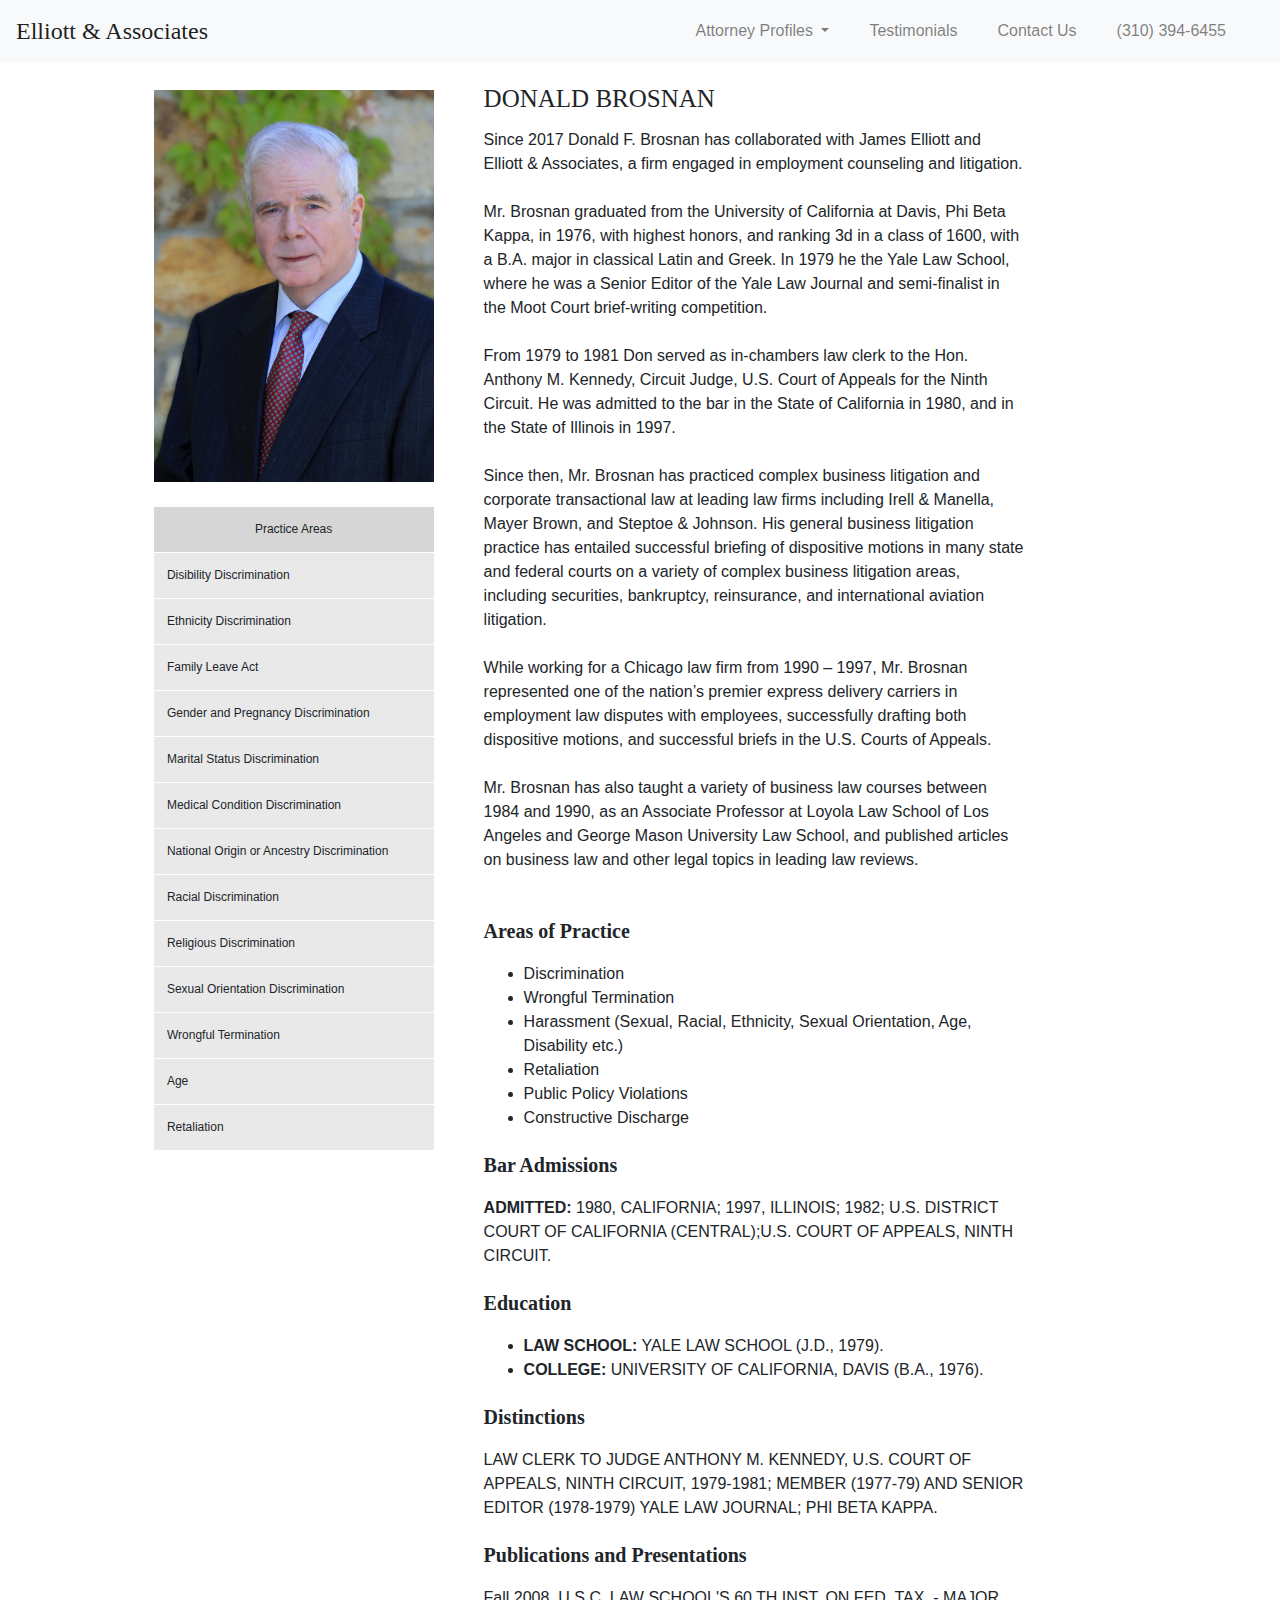
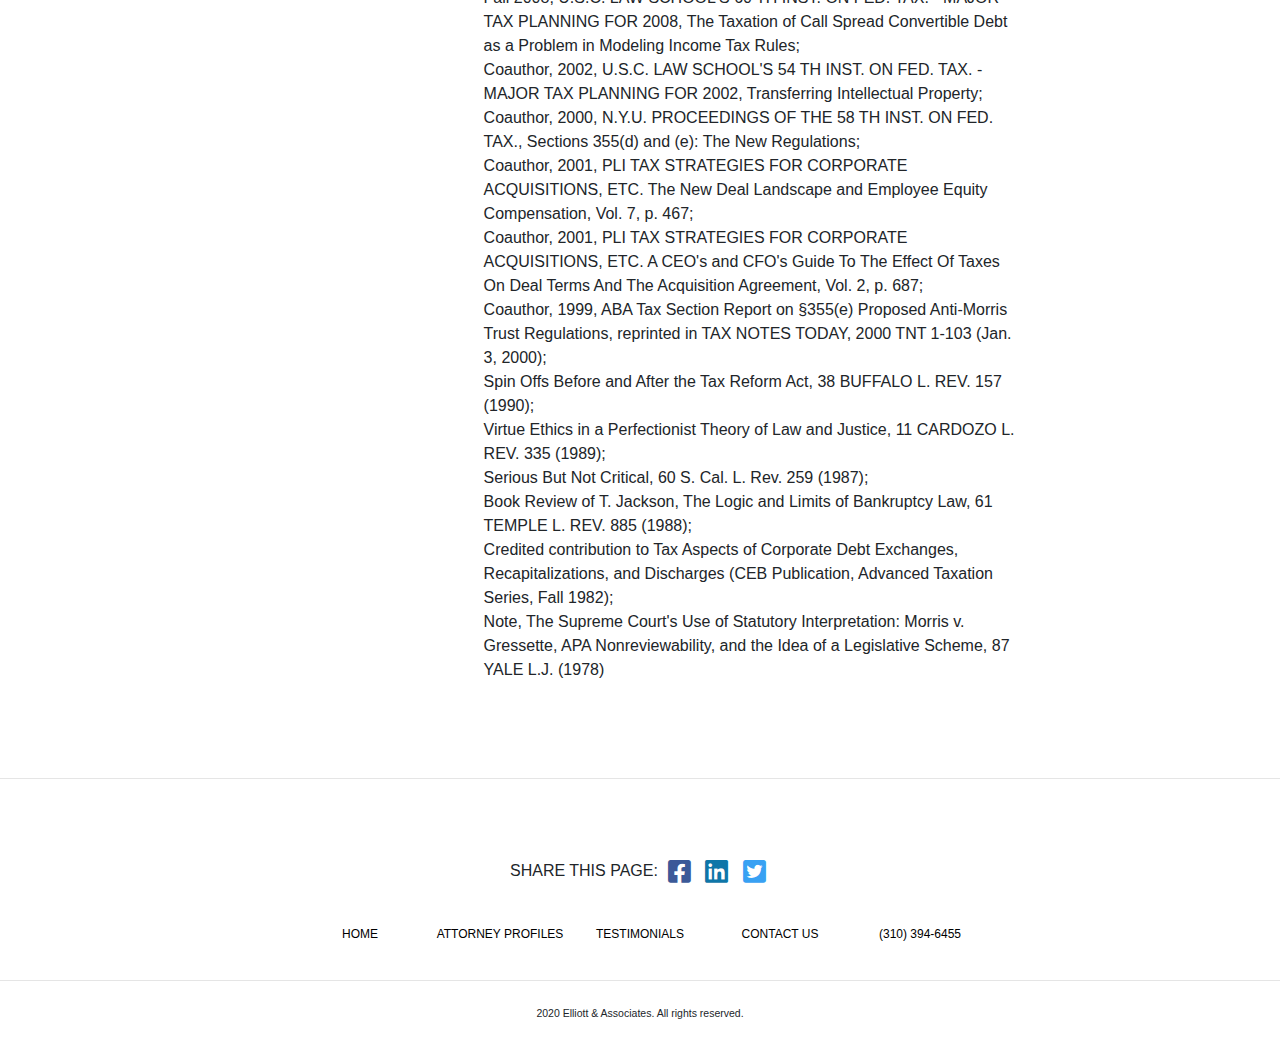
<file: donbrosnan.html>
<html lang="en">
  <head>
    <meta charset="UTF-8" />
    <meta name="viewport" content="width=device-width, initial-scale=1.0" />
    <meta http-equiv="X-UA-Compatible" content="ie=edge" />
    <link
      rel="stylesheet"
      href="https://maxcdn.bootstrapcdn.com/bootstrap/4.0.0/css/bootstrap.min.css"
      integrity="sha384-Gn5384xqQ1aoWXA+058RXPxPg6fy4IWvTNh0E263XmFcJlSAwiGgFAW/dAiS6JXm"
      crossorigin="anonymous"
    />

    <link rel="stylesheet" type="text/css" href="index.css" />
    <link rel="stylesheet" type="text/css" href="attorneyprofiles.css" />

    <link
      rel="stylesheet"
      href="https://cdnjs.cloudflare.com/ajax/libs/font-awesome/5.11.2/css/all.min.css"
    />
    <link rel="apple-touch-icon" sizes="180x180" href="/apple-touch-icon.png">
    <link rel="icon" type="image/png" sizes="32x32" href="/favicon-32x32.png">
    <link rel="icon" type="image/png" sizes="16x16" href="/favicon-16x16.png">
    <link rel="manifest" href="/site.webmanifest">
    <title>
      Southern California Employment Discrimination Attorneys | Elliott & Associates
    </title>
  </head>
  <body>
    <nav class="navbar navbar-expand-lg navbar-light bg-light">
      <!-- <a class="navbar-brand" href="#">
        <img src="Images/main.png" width="280" height=68" class="d-inline-block
        align-top" alt="">
      </a> -->
      <a class="navbar-brand" href="/.">
        Elliott & Associates 
        <!-- Employment Attourney -->
      </a>
      <button
        class="navbar-toggler"
        type="button"
        data-toggle="collapse"
        data-target="#navbarNavAltMarkup"
        aria-controls="navbarNavAltMarkup"
        aria-expanded="false"
        aria-label="Toggle navigation"
      >
        <span class="navbar-toggler-icon"></span>
      </button>
      <div class="collapse navbar-collapse" id="navbarNavAltMarkup">
        <ul class="navbar-nav ml-auto">
          <li class="nav-item dropdown">
            <a class="nav-link dropdown-toggle ml-4" href="#" id="navbarDropdownMenuLink" role="button" data-toggle="dropdown" aria-haspopup="true" aria-expanded="false">
              Attorney Profiles
            </a>
            <div class="dropdown-menu" aria-labelledby="navbarDropdownMenuLink">
              <a class="dropdown-item" href="./jameselliott.html">James F. Elliott</a>
              <a class="dropdown-item" href="./donbrosnan.html">Donald Brosnan</a>
            </div>
          </li>
          <a class="nav-item nav-link ml-4" href="./testimonials.html"
            >Testimonials</a
          >
          <a class="nav-item nav-link ml-4" href="./contact.html">Contact Us</a>
          <a class="nav-item nav-link ml-4 nav-link-phone" href="./contact.html"
            >(310) 394-6455</a
          >
        </ul>
      </div>
    </nav>

    <div class="main-container">
      <div class="left-container">
        <div>
          <img src="Images/Don_Brosnan.jpg" class="profile-image"></img> 
        </div>
        <div class="left-menu">
          <div class="left-menu-title"><br>Practice Areas</div>
          <div class="practice-area"><br>&nbsp;&nbsp;&nbsp;&nbsp;Disibility Discrimination</div>
          <div class="practice-area"><br>&nbsp;&nbsp;&nbsp;&nbsp;Ethnicity Discrimination</div>
          <div class="practice-area"><br>&nbsp;&nbsp;&nbsp;&nbsp;Family Leave Act</div>
          <div class="practice-area"><br>&nbsp;&nbsp;&nbsp;&nbsp;Gender and Pregnancy Discrimination</div>
          <div class="practice-area"><br>&nbsp;&nbsp;&nbsp;&nbsp;Marital Status Discrimination</div>
          <div class="practice-area"><br>&nbsp;&nbsp;&nbsp;&nbsp;Medical Condition Discrimination</div>
          <div class="practice-area"><br>&nbsp;&nbsp;&nbsp;&nbsp;National Origin or Ancestry Discrimination</div>
          <div class="practice-area"><br>&nbsp;&nbsp;&nbsp;&nbsp;Racial Discrimination</div>
          <div class="practice-area"><br>&nbsp;&nbsp;&nbsp;&nbsp;Religious Discrimination</div>
          <div class="practice-area"><br>&nbsp;&nbsp;&nbsp;&nbsp;Sexual Orientation Discrimination</div>
          <div class="practice-area"><br>&nbsp;&nbsp;&nbsp;&nbsp;Wrongful Termination</div>
          <div class="practice-area"><br>&nbsp;&nbsp;&nbsp;&nbsp;Age</div>
          <div class="practice-area"><br>&nbsp;&nbsp;&nbsp;&nbsp;Retaliation</div>
        </div>
      </div>

      <div class="right-container">
        <div class="image-container">
          <img src="Images/Don_Brosnan.jpg" class="profile-image profile-image-mobile"/>
        </div>
        <div class="profiles-title">DONALD BROSNAN</div>
        <div style="height: 10px;"></div>
          Since 2017 Donald F. Brosnan has collaborated with James Elliott and Elliott & Associates, a firm engaged in employment counseling and litigation. 
            <br><br>
            Mr. Brosnan graduated from the University of California at Davis, Phi Beta Kappa, in
            1976, with highest honors, and ranking 3d in a class of 1600, with a B.A. major in classical Latin
            and Greek. In 1979 he the Yale Law School, where he was a Senior Editor of the Yale Law
            Journal and semi-finalist in the Moot Court brief-writing competition.
            <br><br>

            From 1979 to 1981 Don served as in-chambers law clerk to the Hon. Anthony M.
            Kennedy, Circuit Judge, U.S. Court of Appeals for the Ninth Circuit. He was admitted to the bar
            in the State of California in 1980, and in the State of Illinois in 1997.  
            <br><br>
            Since then, Mr. Brosnan has practiced complex business litigation and corporate
            transactional law at leading law firms including Irell &amp; Manella, Mayer Brown, and Steptoe &amp;
            Johnson. His general business litigation practice has entailed successful briefing of dispositive
            motions in many state and federal courts on a variety of complex business litigation areas,
            including securities, bankruptcy, reinsurance, and international aviation litigation.
            <br><br>
            While working for a Chicago law firm from 1990 – 1997, Mr. Brosnan represented one
            of the nation’s premier express delivery carriers in employment law disputes with employees,
            successfully drafting both dispositive motions, and successful briefs in the U.S. Courts of
            Appeals.
            <br><br>
            Mr. Brosnan has also taught a variety of business law courses between 1984 and 1990, as
            an Associate Professor at Loyola Law School of Los Angeles and George Mason University Law
            School, and published articles on business law and other legal topics in leading law reviews.
            <br><br>

            <p class="inline-title">Areas of Practice</p>
            <ul style="margin-left: 40px;">
              <li>Discrimination</li>
              <li>Wrongful Termination</li>
              <li>Harassment (Sexual, Racial, Ethnicity, Sexual Orientation, Age, Disability etc.)</li>
              <li>Retaliation</li>
              <li>Public Policy Violations</li>
              <li>Constructive Discharge</li>
            </ul>

            <p class="inline-title">Bar Admissions</p>
            <b>ADMITTED:</b> 1980, CALIFORNIA; 1997, ILLINOIS; 1982; U.S. DISTRICT COURT OF CALIFORNIA (CENTRAL);U.S. COURT OF APPEALS, NINTH CIRCUIT.              

            <p class="inline-title">Education</p>
            <ul style="margin-left: 40px;">
              <li><b>LAW SCHOOL:</b> YALE LAW SCHOOL (J.D., 1979).</li>
              <li><b>COLLEGE:</b> UNIVERSITY OF CALIFORNIA, DAVIS (B.A., 1976).</li>
            </ul>
            
            <p class="inline-title">Distinctions</p>
            LAW CLERK TO JUDGE ANTHONY M. KENNEDY, U.S. COURT OF APPEALS, NINTH CIRCUIT, 1979-1981; MEMBER (1977-79) AND SENIOR EDITOR (1978-1979) YALE LAW JOURNAL; PHI BETA KAPPA.

            <p class="inline-title">Publications and Presentations</p>
            Fall 2008, U.S.C. LAW SCHOOL'S 60 TH INST. ON FED. TAX. - MAJOR TAX PLANNING FOR 2008,
            The Taxation of Call Spread Convertible Debt as a Problem in Modeling Income Tax
            Rules;
            <br>
            Coauthor, 2002, U.S.C. LAW SCHOOL'S 54 TH INST. ON FED. TAX. - MAJOR TAX PLANNING FOR
            2002, Transferring Intellectual Property;
            <br>
            Coauthor, 2000, N.Y.U. PROCEEDINGS OF THE 58 TH INST. ON FED. TAX., Sections 355(d) and
            (e): The New Regulations;
            <br>
            Coauthor, 2001, PLI TAX STRATEGIES FOR CORPORATE ACQUISITIONS, ETC. The New Deal
            Landscape and Employee Equity Compensation, Vol. 7, p. 467;
            <br>
            Coauthor, 2001, PLI TAX STRATEGIES FOR CORPORATE ACQUISITIONS, ETC. A CEO's and
            CFO's Guide To The Effect Of Taxes On Deal Terms And The Acquisition
            Agreement, Vol. 2, p. 687;
            <br>
            Coauthor, 1999, ABA Tax Section Report on §355(e) Proposed Anti-Morris Trust
            Regulations, reprinted in TAX NOTES TODAY, 2000 TNT 1-103 (Jan. 3, 2000);
            <br>
            Spin Offs Before and After the Tax Reform Act, 38 BUFFALO L. REV. 157 (1990);
            <br>
            Virtue Ethics in a Perfectionist Theory of Law and Justice, 11 CARDOZO L. REV. 335
            (1989);
            <br>
            Serious But Not Critical, 60 S. Cal. L. Rev. 259 (1987);
            <br>
            Book Review of T. Jackson, The Logic and Limits of Bankruptcy Law, 61 TEMPLE L.
            REV. 885 (1988);
            <br>
            Credited contribution to Tax Aspects of Corporate Debt Exchanges,
            Recapitalizations, and Discharges (CEB Publication, Advanced Taxation Series, Fall
            1982);
            <br>
            Note, The Supreme Court's Use of Statutory Interpretation: Morris v. Gressette,
            APA Nonreviewability, and the Idea of a Legislative Scheme, 87 YALE L.J. (1978)
            <!-- <p class="inline-title">Legal experience</p>

            From 1979 to 1981 Don Brosnan served as in-chambers law clerk to the Hon. Anthony M. Kennedy, Circuit Judge, U.S. Court of Appeals for the Ninth Circuit.             


            <br/><br/>
            Among the important decisions in which Don Brosnan had significant input were two complex Ninth Circuit decisions authored by (then-) Judge Kennedy that were affirmed by the Supreme Court of the United States:  Chadha v. INS, 634 F.2d 408 (9th Cir. 1980), aff’d, 454 U.S. 812 (1981) (Kennedy, J.) (first court decision in U.S. history to invalidate act of congress based on separation of powers); see The Supreme Court Decision in INS v. Chadha and Its Implications for Congressional Oversight and Agency Rulemaking: Hearings Before the Subcomm. on Administrative Law and Government Relations of the House Comm. on the Judiciary, 98th Cong., 1st Sess. 125 (1983), and  California Medical Ass’n v. Federal Election Commission, 641 F.2d 619 (9th Cir. 1980) (Kennedy, J.) (en banc), aff’d, 453 U.S. 182 (1981).
            <br/><br/>
            Don Brosnan was admitted to the bar in the State of California in 1980, and in the State of Illinois in 1997.
            <br/><br/>
            Don Brosnan have practiced complex business litigation and corporate transactional law at leading law firms including Irell & Manella, Mayer Brown, and Steptoe & Johnson.  My general business litigation practice has entailed successful briefing of dispositive motions in many state and federal courts on a variety of complex business litigation areas, including securities, bankruptcy, reinsurance, and international aviation litigation.
            <br/><br/>
            While working for a Chicago law firm from 1990 - 1997, Don Brosnan represented one of the nation’s premier express delivery carriers in employment law disputes with employees, successfully drafting both dispositive motions, and successful briefs in the U.S. Courts of Appeals.
            <br/><br/>
            Don Brosnan have also taught a variety of business law courses between 1984 and 1990, as an Associate Professor at Loyola Law School of Los Angeles and George Mason University Law School, and published articles on business law and other legal topics in leading law review
            <br><br> -->
            <br><br>
            <br><br>
        </div>    
    </div>
    <br />
    <hr />
    <div class="share-container">
      <div class="share-title">SHARE THIS PAGE:</div>
      <div>
        <a
          href="https://www.facebook.com/sharer/sharer.php?u=http://jelliottlaw.com"
          target="_blank"
        >
          <i class="fab fa-facebook-square"></i>
        </a>
        <a
          href="http://www.linkedin.com/shareArticle?mini=true&url=http://jelliottlaw.com" target="_blank">
          <i class="fab fa-linkedin"></i>
        </a>

        <a
          href="http://www.twitter.com/share?url=http://jelliottlaw.com" target="_blank"
        >
          <i class="fab fa-twitter-square"></i>
        </a>
      </div>
    </div>

    <div class="footer">
      <div class="footer-link"><a href="./">HOME</a></div>
      <div class="footer-link"><a href="./attorneyprofiles.html">ATTORNEY PROFILES<a></div>
      <div class="footer-link" ><a href="./testimonials.html">TESTIMONIALS</a></div>
      <div class="footer-link" ><a href="./contact.html">CONTACT US</a></div>
      <div class="footer-link footer-link-phone"><a href="./contact.html">(310) 394-6455</a></div>
    </div>
    <hr/>
    <div class="footer-2">
          2020 Elliott & Associates. All rights reserved.
    </div>
  </body>
  <script
    src="https://code.jquery.com/jquery-3.2.1.slim.min.js"
    integrity="sha384-KJ3o2DKtIkvYIK3UENzmM7KCkRr/rE9/Qpg6aAZGJwFDMVNA/GpGFF93hXpG5KkN"
    crossorigin="anonymous"
  ></script>
  <script
    src="https://cdnjs.cloudflare.com/ajax/libs/popper.js/1.12.9/umd/popper.min.js"
    integrity="sha384-ApNbgh9B+Y1QKtv3Rn7W3mgPxhU9K/ScQsAP7hUibX39j7fakFPskvXusvfa0b4Q"
    crossorigin="anonymous"
  ></script>
  <script
    src="https://maxcdn.bootstrapcdn.com/bootstrap/4.0.0/js/bootstrap.min.js"
    integrity="sha384-JZR6Spejh4U02d8jOt6vLEHfe/JQGiRRSQQxSfFWpi1MquVdAyjUar5+76PVCmYl"
    crossorigin="anonymous"
  ></script>
</html>
</file>
<file: index.css>
* {
  margin: 0;
  padding: 0;
}

body {
}

.navbar {
  background: #d0d0d0;
  color: white !important;
  position: fixed;
  z-index: 1000;
  width: 100%;

  -webkit-transition: all 0.6s ease-out;
  -moz-transition: all 0.6s ease-out;
  -o-transition: all 0.6s ease-out;
  -ms-transition: all 0.6s ease-out;
  transition: all 0.6s ease-out;
}

.nav-transparent {
  background: transparent;
  color: white !important;
}

.navbar.scrolled {
  background: rgb(0, 0, 0, 0); /* IE */
  background: rgba(0, 0, 0, 0); /* NON-IE */
}

.navbar-brand {
  font-family: "Copperplate", "Times New Roman", serif;
  /* font-weight: bold; */
  font-size: 24px;
  color: black;
}

.navbar-toggler {
  border: none;
}

.nav-link-phone {
  padding-right: 38px !important;
}

.nav-item {
  color: black;
}

.nav-item:hover {
  color: rgba(0, 0, 0, 0.75) !important;
}

.landing-profile-row-mobile{
  display: none;
}

.landing-profile-image-mobile{
  display: none;
}

.intro-section,
.testimonials-section {
  text-align: center;
  width: 90%;
  margin-left: 5%;
}

.about-title {
  /* font-family: palatino; */
  margin-top: 8vh;
  font-size: 22px;
}

.share-container {
  display: flex;
  width: 260px;
  margin: auto;
  padding-top: 80px;
}

i {
  font-size: 26px;
  margin-left: 10px;
  padding-bottom: 10px;
  position: relative;
  bottom: 1px;
}

.fa-facebook-square {
  color: #3b5998;
}

.fa-linkedin {
  color: #0e76a8;
}

.fa-twitter-square {
  color: #38a1f3;
}

.googleMap {
  /* margin-left: 28%;
  width: 40vw; */
  width: 100vw;
  height: 400px;
  border: 0;
  margin-top: 32px;
}

.located-container {
  background-color: rgb(230, 230, 230);
  margin-top: 50px;
  height: 120px;
  width: 100%;
  position: relative;
  display: flex;
}

.located-text {
  margin-left: 10%;
  width: 44vw;
  margin-top: 34px;
}

.logo-image-2 {
  margin-left: 7vw;
  height: 40px;
  margin-top: 40px;
}

.footer {
  padding-top: 20px;
  padding-bottom: 20px;
  display: flex;
  justify-content: center;
  flex-wrap: wrap;
}

.footer-link {
  font-size: 12px;
  cursor: pointer;
  width: 140px;
  text-align: center;
  height: 45px;
  padding-top: 10px;
}

.footer-link-phone {
  cursor: auto;
}

.footer-2 {
  font-size: 10.5px;
  padding-top: 25px;
  height: 68px;
  text-align: center;
}

hr {
  margin: 0 0 0 0;
}

.testimonial {
  margin-top: 28px;
  background-color: rgb(240, 240, 240);
  border-radius: 8px;
  padding: 15px;
  font-size: 16px;
}

blockquote {
  font-family: Georgia, serif;
  position: relative;
  margin: 0.5em;
  padding: 0.5em 2em 0.5em 3em;
}
blockquote:before {
  font-family: Georgia, serif;
  position: absolute;
  font-size: 5em;
  line-height: 1;
  top: 0;
  left: 0;
  content: "\201C";
  color: gray;
}
blockquote:after {
  font-family: Georgia, serif;
  position: absolute;
  float: right;
  font-size: 5em;
  line-height: 1;
  right: 0;
  bottom: -0.5em;
  content: "\201D";
  color: gray;
}
blockquote footer {
  padding: 0 2em 0 0;
  text-align: right;
}
blockquote cite:before {
  content: "\2013";
}

.more-testimonials {
  font-style: italic;
  color: black;
  /* font-family: palatino; */
  margin-top: 8vh;
  font-size: 22px;
  text-decoration: none;
}

.more-testimonials:hover {
  color: black;
}

.map-section {
  text-align: center;
}

.contact {
  font-size: 18px;
}

.profile-image {
  width: 280px;
  margin-left: 0px;
  border: none;
  margin-top: 10px;
}













.landing-profile-row {
  margin-top: 50px;
  width: 100%; 
  display: flex;
  justify-content: space-between;
  text-align: left;
}

.landing-image-wrapper{
  /* text-align: center; */
  flex: 5;
  margin-left: 6vw;
}

.landing-about{
  /* max-width: 45%; */
  flex: 6;
}

.landing-image-section{
  max-width: 60%;
}

.landing-profile-image {
  max-width: 60%;
  width: auto;
  height: auto;
}

.main-quote {
  /* font-size: min(1.2vw, 24px); */
  font-size: clamp(20px, 1.8vw, 32px);
  /* font-weight: 600; */
  margin-top: 20px;
  text-align: center;
  padding-right: 6.5vw;
}

.landing-about-button{
  font-size: clamp(20px, 1.8vw, 32px);
  letter-spacing: 2px;
  margin-top: 32px;
}

.landing-about-button a{
  font-style: italic;
  color: black;
  margin-top: 8vh;
  font-size: 22px;
}




.contact-me-wrapper{
  width: 80%;
}



.expert-relentless{
  margin-top: 68px;
}



.landing-about-button-mobile{
  display: none;
}

.footer-link a{
  color: black;
  text-decoration: none;
}







/* media queries */

@media screen and (max-width: 792px) {
  .located-text {
    width: 80vw;
  }

  .logo-image-2 {
    display: none;
  }
}

@media only screen and (min-width: 601px) {
  .title-container {
    min-height: 76vh;
    width: 100%;
    /* background:  linear-gradient( rgba(0, 0, 0, 0.4), rgba(0, 0, 0, 0.4) ),  url("los-angeles.jpg") no-repeat center center fixed; */
    background: url("Images/griffith-1.jpg") no-repeat top center fixed;

    object-fit: cover;
    -webkit-background-size: cover;
    -moz-background-size: cover;
    -o-background-size: cover;
    background-size: cover;
  }
}

@media only screen and (max-width: 800px) {
  .left-container {
    display: none;
  }

  .navbar-brand{
    font-size: 18px;
  }

  .title-container {
    background: url("Images/griffith-1.jpg");
    object-fit: cover;
    -webkit-background-size: cover;
    -moz-background-size: cover;
    -o-background-size: cover;
    background-size: cover;

    position: relative;
    top: 50px;
    background-repeat: no-repeat;
    background-size: contain;
    background-position: top;
    overflow: hidden;
    height: 65vw;
    width: 100%;
  }


  .landing-profile-row{
    display: none;
  }

  .landing-profile-image-mobile{
    display: flex;
    justify-content: center;
    margin-top: 40px;
  }

  .landing-profile-row-mobile{
    display: flex;
  }

  .landing-about-button-mobile{
    display: block;
    font-size: 24px;
    letter-spacing: 2px;
    margin-top: 32px;
  }

  .expert-relentless{
    margin-top: 0;
  }
}
</file>
<file: attorneyprofiles.css>
.main-container {
  display: flex;
  width: 68%;
  margin-left: 12%;
  padding-top: 80px;
}

.profiles-title {
  width: 100%;
  font-size: 25px;
  text-align: left;
  font-family: "Times New Roman";
}

.left-container {
  padding-right: 32px;
}

.left-menu {
  margin-top: 25px;
  width: 298px;
}

.left-menu-title {
  text-align: center;
  height: 45px;
  width: 280px;
  font-size: 12px;
  line-height: 15px;
  background: rgb(214, 214, 214);
  margin-top: 1px;
  transition: all 0.2s;
}

.practice-area {
  height: 45px;
  width: 280px;
  font-size: 12px;
  line-height: 15px;
  background: rgb(233, 233, 233);
  margin-top: 1px;
  transition: all 0.2s;
}

.practice-area:hover {
  width: 285px;
  height: 50px;
  background: rgb(243, 243, 243);
}

.inline-title {
  margin-top: 20px;
  font-size: 20px;
  font-family: "Times New Roman", Times, serif;
  font-weight: bold;
}

.profile-image-mobile {
  display: none;
}

.don-image-wrapper{
  position: relative;
  height: 0px;
  width: 0px;
  right: 332px;
}

.don-profile-image{
  position: absolute;
}

@media only screen and (max-width: 800px) {
  .main-container {
    width: 85%;
    margin-left: 7%;
  }
  .image-container {
    display: flex;
    justify-content: center;
  }
  .profile-image-mobile {
    display: block;
    margin: 0 0 4px 0;
  }

  .profiles-title{
    margin-top: 15px;
    margin-bottom: 15px;
  }

  .don-image-wrapper{
    position: relative;
    height: 415px;
    width: 280px;
    right: 0px;
    margin: auto;
  }

  .don-profile-image{
    position: relative;
  }
}
</file>
